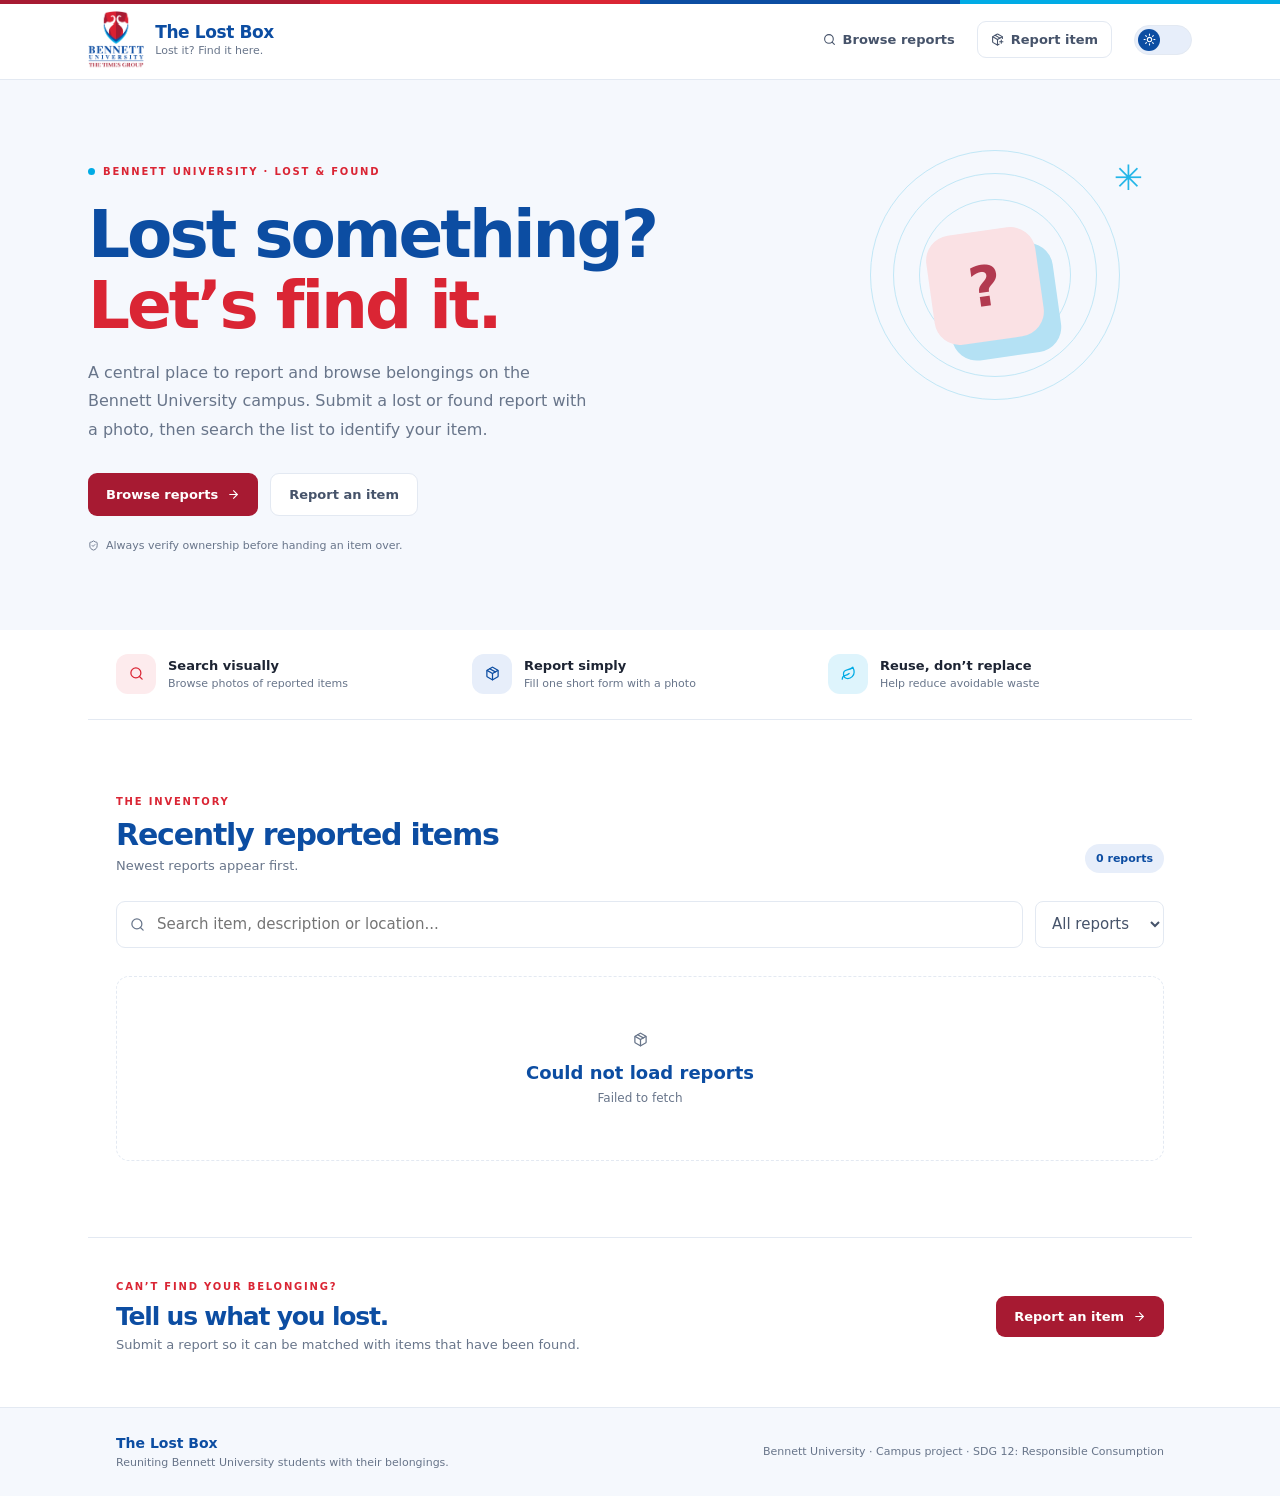
<file: index.html>
<!DOCTYPE html>
<html lang="en">
<head>
  <meta charset="utf-8">
  <meta name="viewport" content="width=device-width, initial-scale=1">
  <title>The Lost Box — Lost it? Find it here.</title>
  <meta name="description" content="A photo-based campus Lost &amp; Found for Bennett University.">
  <link rel="icon" href="assets/logo.png">
  <script>
    /* apply saved theme before the page paints (no flash) */
    (function(){var t;try{t=localStorage.getItem("lb-theme")}catch(e){}
      if(!t){t=window.matchMedia&&matchMedia("(prefers-color-scheme: dark)").matches?"dark":"light"}
      document.documentElement.setAttribute("data-theme",t)})();
  </script>
  <link rel="stylesheet" href="css/style.css">
</head>
<body>
<!-- Local icon set (no internet needed) -->
<svg width="0" height="0" style="position:absolute" aria-hidden="true">
  <symbol id="i-sun" viewBox="0 0 24 24"><circle cx="12" cy="12" r="4"/><path d="M12 2v2"/><path d="M12 20v2"/><path d="m4.93 4.93 1.41 1.41"/><path d="m17.66 17.66 1.41 1.41"/><path d="M2 12h2"/><path d="M20 12h2"/><path d="m6.34 17.66-1.41 1.41"/><path d="m19.07 4.93-1.41 1.41"/></symbol>
  <symbol id="i-moon" viewBox="0 0 24 24"><path d="M12 3a6 6 0 0 0 9 9 9 9 0 1 1-9-9Z"/></symbol>
  <symbol id="i-search" viewBox="0 0 24 24"><circle cx="11" cy="11" r="8"/><path d="m21 21-4.3-4.3"/></symbol>
  <symbol id="i-plus" viewBox="0 0 24 24"><path d="M16 16h6"/><path d="M19 13v6"/><path d="M21 10V8a2 2 0 0 0-1-1.73l-7-4a2 2 0 0 0-2 0l-7 4A2 2 0 0 0 3 8v8a2 2 0 0 0 1 1.73l7 4a2 2 0 0 0 2 0l2-1.14"/><path d="m7.5 4.27 9 5.15"/><polyline points="3.29 7 12 12 20.71 7"/><line x1="12" x2="12" y1="22" y2="12"/></symbol>
  <symbol id="i-shield" viewBox="0 0 24 24"><path d="M20 13c0 5-3.5 7.5-7.66 8.95a1 1 0 0 1-.67-.01C7.5 20.5 4 18 4 13V6a1 1 0 0 1 1-1c2 0 4.5-1.2 6.24-2.72a1.17 1.17 0 0 1 1.52 0C14.51 3.81 17 5 19 5a1 1 0 0 1 1 1z"/><path d="m9 12 2 2 4-4"/></symbol>
  <symbol id="i-arrow" viewBox="0 0 24 24"><path d="M5 12h14"/><path d="m12 5 7 7-7 7"/></symbol>
  <symbol id="i-box" viewBox="0 0 24 24"><path d="m7.5 4.27 9 5.15"/><path d="M21 8a2 2 0 0 0-1-1.73l-7-4a2 2 0 0 0-2 0l-7 4A2 2 0 0 0 3 8v8a2 2 0 0 0 1 1.73l7 4a2 2 0 0 0 2 0l7-4A2 2 0 0 0 21 16Z"/><path d="m3.3 7 8.7 5 8.7-5"/><path d="M12 22V12"/></symbol>
  <symbol id="i-leaf" viewBox="0 0 24 24"><path d="M11 20A7 7 0 0 1 9.8 6.1C15.5 5 17 4.48 19 2c1 2 2 4.18 2 8 0 5.5-4.78 10-10 10Z"/><path d="M2 21c0-3 1.85-5.36 5.08-6C9.5 14.52 12 13 13 12"/></symbol>
  <symbol id="i-pin" viewBox="0 0 24 24"><path d="M20 10c0 6-8 12-8 12s-8-6-8-12a8 8 0 0 1 16 0Z"/><circle cx="12" cy="10" r="3"/></symbol>
  <symbol id="i-cal" viewBox="0 0 24 24"><rect width="18" height="18" x="3" y="4" rx="2"/><path d="M16 2v4M8 2v4M3 10h18M8 14h.01M12 14h.01M16 14h.01M8 18h.01M12 18h.01M16 18h.01"/></symbol>
</svg>

<header class="site-header">
  <div class="nav-wrap">
    <a href="index.html" class="brand">
      <img class="brand-logo" src="assets/logo.png" alt="Bennett University logo">
      <span><strong>The Lost Box</strong><small>Lost it? Find it here.</small></span>
    </a>
    <nav>
      <a href="index.html#inventory"><svg class="ic" width="16" height="16"><use href="#i-search"/></svg> Browse reports</a>
      <a href="report.html" class="admin-link"><svg class="ic" width="16" height="16"><use href="#i-plus"/></svg> Report item</a>
      <button class="theme-toggle" id="theme-toggle" type="button" aria-label="Switch between light and dark mode" title="Switch between light and dark mode">
        <span class="tt-track"><span class="tt-knob"><svg class="ic tt-sun"><use href="#i-sun"/></svg><svg class="ic tt-moon"><use href="#i-moon"/></svg></span></span>
      </button>
    </nav>
  </div>
</header>

<div id="mode-banner" class="mode-banner" hidden></div>
<main>
  <section class="hero">
    <div class="hero-inner">
      <div class="eyebrow"><span class="eyebrow-dot"></span> BENNETT UNIVERSITY · LOST &amp; FOUND</div>
      <h1>Lost something?<br><em>Let’s find it.</em></h1>
      <p class="hero-copy">A central place to report and browse belongings on the Bennett University campus. Submit a lost or found report with a photo, then search the list to identify your item.</p>
      <div class="hero-actions">
        <a href="#inventory" class="button button-primary">Browse reports <svg class="ic" width="17" height="17"><use href="#i-arrow"/></svg></a>
        <a href="report.html" class="button button-light">Report an item</a>
      </div>
      <div class="hero-note"><svg class="ic" width="15" height="15"><use href="#i-shield"/></svg> Always verify ownership before handing an item over.</div>
      <div class="hero-decoration" aria-hidden="true"><div class="deco-circle"></div><div class="deco-box">?</div><div class="deco-spark">✳</div></div>
    </div>
  </section>

  <section class="value-strip">
    <div><span class="value-icon"><svg class="ic" width="19" height="19"><use href="#i-search"/></svg></span><span><strong>Search visually</strong><small>Browse photos of reported items</small></span></div>
    <div><span class="value-icon"><svg class="ic" width="19" height="19"><use href="#i-box"/></svg></span><span><strong>Report simply</strong><small>Fill one short form with a photo</small></span></div>
    <div><span class="value-icon"><svg class="ic" width="19" height="19"><use href="#i-leaf"/></svg></span><span><strong>Reuse, don’t replace</strong><small>Help reduce avoidable waste</small></span></div>
  </section>

  <section class="inventory-section" id="inventory">
    <div class="section-heading">
      <div>
        <div class="eyebrow">THE INVENTORY</div>
        <h2>Recently reported items</h2>
        <p>Newest reports appear first.</p>
      </div>
      <span class="count-pill" id="count">…</span>
    </div>
    <form class="filters" id="filters">
      <label class="search-box"><svg class="ic" width="18" height="18"><use href="#i-search"/></svg><input id="q" name="q" placeholder="Search item, description or location..." autocomplete="off"></label>
      <select id="type" aria-label="Filter by type">
        <option value="">All reports</option>
        <option value="Lost">Lost only</option>
        <option value="Found">Found only</option>
      </select>
    </form>
    <div id="reports"><div class="loading">Loading reports…</div></div>
  </section>

  <section class="bottom-cta">
    <div>
      <div class="eyebrow">CAN’T FIND YOUR BELONGING?</div>
      <h2>Tell us what you lost.</h2>
      <p>Submit a report so it can be matched with items that have been found.</p>
    </div>
    <a href="report.html" class="button button-primary">Report an item <svg class="ic" width="17" height="17"><use href="#i-arrow"/></svg></a>
  </section>

</main>

<footer class="site-footer">
  <div class="footer-inner">
    <div><strong>The Lost Box</strong><p>Reuniting Bennett University students with their belongings.</p></div>
    <span>Bennett University · Campus project · SDG 12: Responsible Consumption</span>
  </div>
</footer>

<script src="js/config.js"></script>
<script src="js/common.js"></script>
<script src="js/store.js"></script>
<script src="js/home.js"></script>
</body>
</html>
</file>
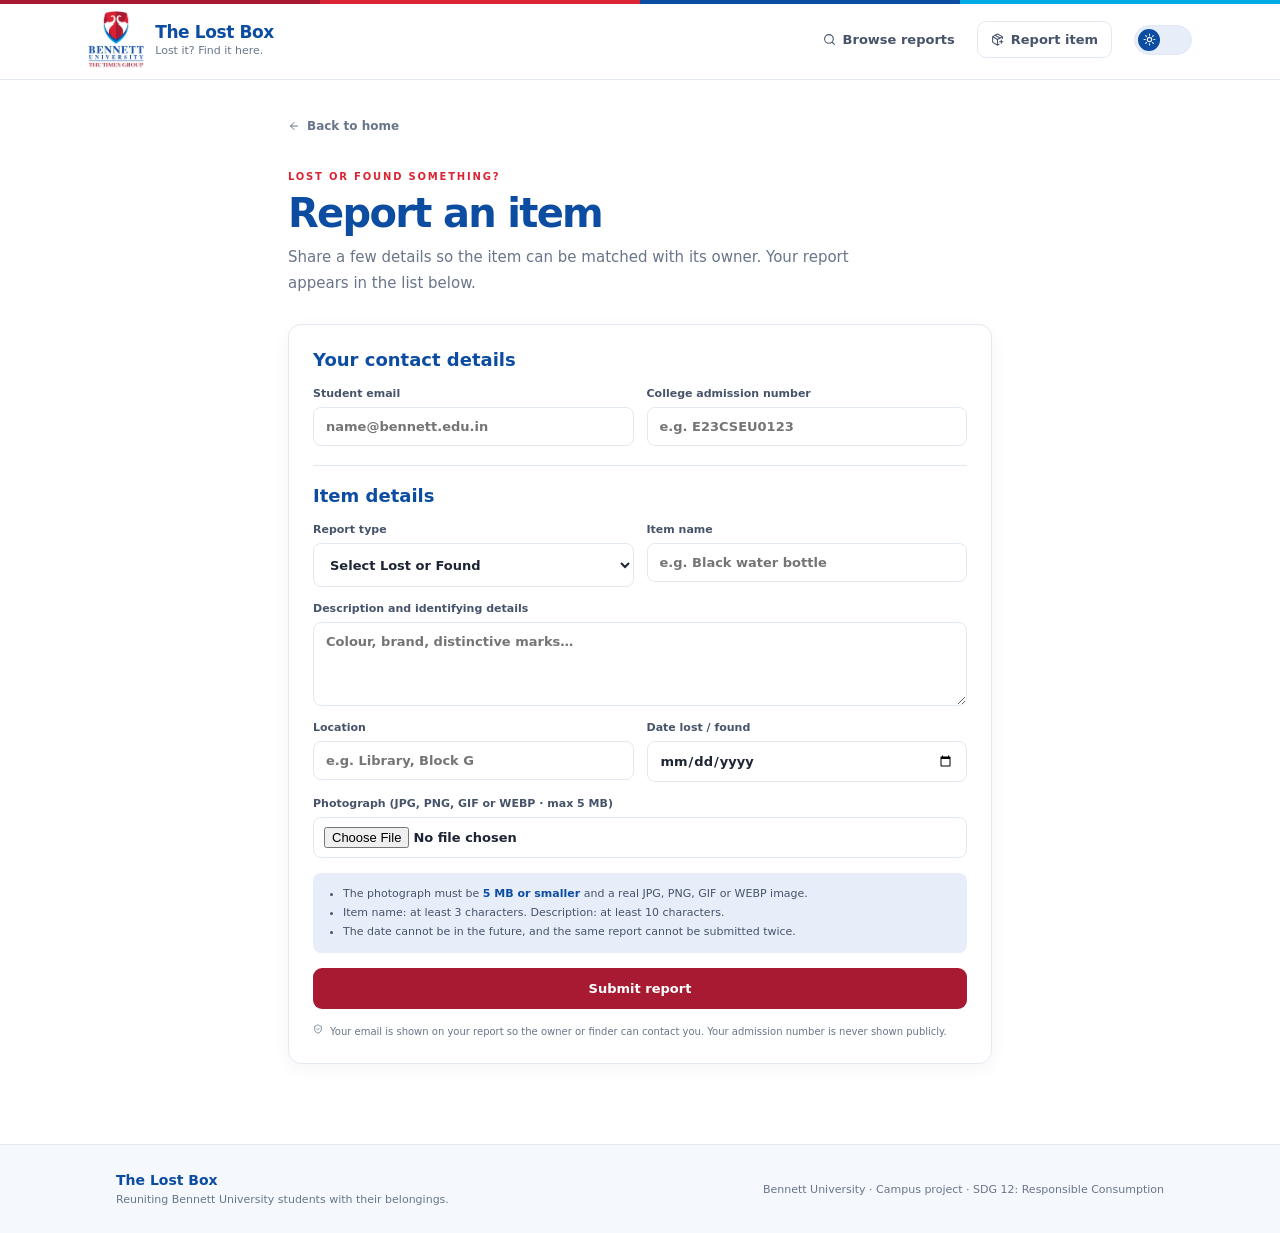
<file: report.html>
<!DOCTYPE html>
<html lang="en">
<head>
  <meta charset="utf-8">
  <meta name="viewport" content="width=device-width, initial-scale=1">
  <title>Report an item — The Lost Box</title>
  <meta name="description" content="A photo-based campus Lost &amp; Found for Bennett University.">
  <link rel="icon" href="assets/logo.png">
  <script>
    /* apply saved theme before the page paints (no flash) */
    (function(){var t;try{t=localStorage.getItem("lb-theme")}catch(e){}
      if(!t){t=window.matchMedia&&matchMedia("(prefers-color-scheme: dark)").matches?"dark":"light"}
      document.documentElement.setAttribute("data-theme",t)})();
  </script>
  <link rel="stylesheet" href="css/style.css">
</head>
<body>
<!-- Local icon set (no internet needed) -->
<svg width="0" height="0" style="position:absolute" aria-hidden="true">
  <symbol id="i-sun" viewBox="0 0 24 24"><circle cx="12" cy="12" r="4"/><path d="M12 2v2"/><path d="M12 20v2"/><path d="m4.93 4.93 1.41 1.41"/><path d="m17.66 17.66 1.41 1.41"/><path d="M2 12h2"/><path d="M20 12h2"/><path d="m6.34 17.66-1.41 1.41"/><path d="m19.07 4.93-1.41 1.41"/></symbol>
  <symbol id="i-moon" viewBox="0 0 24 24"><path d="M12 3a6 6 0 0 0 9 9 9 9 0 1 1-9-9Z"/></symbol>
  <symbol id="i-search" viewBox="0 0 24 24"><circle cx="11" cy="11" r="8"/><path d="m21 21-4.3-4.3"/></symbol>
  <symbol id="i-plus" viewBox="0 0 24 24"><path d="M16 16h6"/><path d="M19 13v6"/><path d="M21 10V8a2 2 0 0 0-1-1.73l-7-4a2 2 0 0 0-2 0l-7 4A2 2 0 0 0 3 8v8a2 2 0 0 0 1 1.73l7 4a2 2 0 0 0 2 0l2-1.14"/><path d="m7.5 4.27 9 5.15"/><polyline points="3.29 7 12 12 20.71 7"/><line x1="12" x2="12" y1="22" y2="12"/></symbol>
  <symbol id="i-shield" viewBox="0 0 24 24"><path d="M20 13c0 5-3.5 7.5-7.66 8.95a1 1 0 0 1-.67-.01C7.5 20.5 4 18 4 13V6a1 1 0 0 1 1-1c2 0 4.5-1.2 6.24-2.72a1.17 1.17 0 0 1 1.52 0C14.51 3.81 17 5 19 5a1 1 0 0 1 1 1z"/><path d="m9 12 2 2 4-4"/></symbol>
  <symbol id="i-arrow" viewBox="0 0 24 24"><path d="M5 12h14"/><path d="m12 5 7 7-7 7"/></symbol>
  <symbol id="i-box" viewBox="0 0 24 24"><path d="m7.5 4.27 9 5.15"/><path d="M21 8a2 2 0 0 0-1-1.73l-7-4a2 2 0 0 0-2 0l-7 4A2 2 0 0 0 3 8v8a2 2 0 0 0 1 1.73l7 4a2 2 0 0 0 2 0l7-4A2 2 0 0 0 21 16Z"/><path d="m3.3 7 8.7 5 8.7-5"/><path d="M12 22V12"/></symbol>
  <symbol id="i-leaf" viewBox="0 0 24 24"><path d="M11 20A7 7 0 0 1 9.8 6.1C15.5 5 17 4.48 19 2c1 2 2 4.18 2 8 0 5.5-4.78 10-10 10Z"/><path d="M2 21c0-3 1.85-5.36 5.08-6C9.5 14.52 12 13 13 12"/></symbol>
  <symbol id="i-pin" viewBox="0 0 24 24"><path d="M20 10c0 6-8 12-8 12s-8-6-8-12a8 8 0 0 1 16 0Z"/><circle cx="12" cy="10" r="3"/></symbol>
  <symbol id="i-cal" viewBox="0 0 24 24"><rect width="18" height="18" x="3" y="4" rx="2"/><path d="M16 2v4M8 2v4M3 10h18M8 14h.01M12 14h.01M16 14h.01M8 18h.01M12 18h.01M16 18h.01"/></symbol>
</svg>

<header class="site-header">
  <div class="nav-wrap">
    <a href="index.html" class="brand">
      <img class="brand-logo" src="assets/logo.png" alt="Bennett University logo">
      <span><strong>The Lost Box</strong><small>Lost it? Find it here.</small></span>
    </a>
    <nav>
      <a href="index.html#inventory"><svg class="ic" width="16" height="16"><use href="#i-search"/></svg> Browse reports</a>
      <a href="report.html" class="admin-link"><svg class="ic" width="16" height="16"><use href="#i-plus"/></svg> Report item</a>
      <button class="theme-toggle" id="theme-toggle" type="button" aria-label="Switch between light and dark mode" title="Switch between light and dark mode">
        <span class="tt-track"><span class="tt-knob"><svg class="ic tt-sun"><use href="#i-sun"/></svg><svg class="ic tt-moon"><use href="#i-moon"/></svg></span></span>
      </button>
    </nav>
  </div>
</header>

<div id="mode-banner" class="mode-banner" hidden></div>
<main>
<div class="page-shell narrow-shell">
  <a href="index.html" class="back-link"><svg class="ic" width="16" height="16" style="transform:rotate(180deg)"><use href="#i-arrow"/></svg> Back to home</a>
      <div class="page-title">
        <div class="eyebrow">LOST OR FOUND SOMETHING?</div>
        <h1>Report an item</h1>
        <p>Share a few details so the item can be matched with its owner. Your report appears in the list below.</p>
      </div>
      <form class="form-card large-form" id="report-form" novalidate>
        <div id="form-message" class="form-message" role="status" hidden></div>
        <h2>Your contact details</h2>
        <div class="form-row">
          <label>Student email
            <input type="email" name="email" value="" maxlength="150" placeholder="name@bennett.edu.in" required>
          </label>
          <label>College admission number
            <input type="text" name="admission_no" value="" maxlength="30" placeholder="e.g. E23CSEU0123" required>
          </label>
        </div>
        <div class="form-divider"></div>
        <h2>Item details</h2>
        <div class="form-row">
          <label>Report type
            <select name="type" required>
              <option value="">Select Lost or Found</option>
              <option value="Lost" >Lost</option>
              <option value="Found" >Found</option>
            </select>
          </label>
          <label>Item name
            <input type="text" name="item_name" value="" maxlength="100" placeholder="e.g. Black water bottle" required>
          </label>
        </div>
        <label>Description and identifying details
          <textarea name="description" rows="4" maxlength="1000" placeholder="Colour, brand, distinctive marks…" required></textarea>
        </label>
        <div class="form-row">
          <label>Location
            <input type="text" name="location" value="" maxlength="150" placeholder="e.g. Library, Block G" required>
          </label>
          <label>Date lost / found
            <input type="date" name="item_date" id="date" required>
          </label>
        </div>
        <label>Photograph (JPG, PNG, GIF or WEBP · max 5 MB)
          <input type="file" name="photo" id="photo" accept=".jpg,.jpeg,.png,.gif,.webp,image/*" required>
          <span id="photo-error" class="field-error" role="alert" hidden></span>
          <img id="preview" class="file-preview" alt="Photo preview" hidden>
        </label>
        <ul class="rules-note">
          <li>The photograph must be <strong>5 MB or smaller</strong> and a real JPG, PNG, GIF or WEBP image.</li>
          <li>Item name: at least 3 characters. Description: at least 10 characters.</li>
          <li>The date cannot be in the future, and the same report cannot be submitted twice.</li>
        </ul>
        <button class="button button-primary button-full" id="submit-btn" type="submit">Submit report</button>
        <div class="privacy-note"><svg class="ic" width="15" height="15"><use href="#i-shield"/></svg> Your email is shown on your report so the owner or finder can contact you. Your admission number is never shown publicly.</div>
      </form>
</div>

</main>

<footer class="site-footer">
  <div class="footer-inner">
    <div><strong>The Lost Box</strong><p>Reuniting Bennett University students with their belongings.</p></div>
    <span>Bennett University · Campus project · SDG 12: Responsible Consumption</span>
  </div>
</footer>

<script src="js/config.js"></script>
<script src="js/common.js"></script>
<script src="js/store.js"></script>
<script src="js/report.js"></script>
</body>
</html>
</file>
<file: css/style.css>
/* The Lost Box - Bennett University theme (red) with light & dark modes. Fully offline: no external fonts or files. */
:root{
  --font:'DM Sans','Segoe UI',system-ui,-apple-system,Arial,sans-serif;
  --font-head:Manrope,'Segoe UI',system-ui,-apple-system,Arial,sans-serif;
  /* Logo colours */
  --crimson:#a71a32; --red:#da2534; --blue:#0c4da2; --cyan:#00abe5;
  /* surfaces & text */
  --bg:#fff; --card:#fff; --pale:#f5f8fd; --ink:#1d2433; --muted:#68758a; --soft:#46536a;
  --line:#e3e9f2; --input-bg:#fff; --image-bg:#eef3fa; --shadow:0 12px 34px rgba(12,77,162,.12);
  /* roles */
  --accent:var(--red); --accent-dark:var(--crimson); --accent-hover:#861328;
  --heading:var(--blue); --link-hover:var(--red);
  --tint:#fdebed; --blue-tint:#e7eefa; --cyan-tint:#def4fc; --focus-ring:#cdeefa;
  --found-bg:#e7eefa; --found-fg:#0c4da2; --lost-bg:#fdebed; --lost-fg:#a71a32;
  --err-bg:#fdebed; --err-fg:#a71a32; --ok-bg:#e7eefa; --ok-fg:#0c4da2;
  --deco-line:#b9e5f6; --deco-box:#fbdde0; --deco-shadow:#a9def3; --deco-spark:#00abe5;
  --toggle-knob:var(--blue);
  color-scheme:light;
}
html[data-theme="dark"]{
  --bg:#0d121b; --card:#141b27; --pale:#111723; --ink:#eaf0f9; --muted:#9db0c8; --soft:#c2cfe0;
  --line:#25324a; --input-bg:#1a2332; --image-bg:#1a2332; --shadow:0 12px 34px rgba(0,0,0,.5);
  --accent:#f0515f; --accent-dark:#c8223c; --accent-hover:#da2d48;
  --heading:#6aa6f5; --link-hover:#ff7a86;
  --tint:#3a1a26; --blue-tint:#15294a; --cyan-tint:#0e2f40; --focus-ring:rgba(0,171,229,.28);
  --found-bg:#15294a; --found-fg:#7db4ff; --lost-bg:#3d1b26; --lost-fg:#ff8d99;
  --err-bg:#3d1b26; --err-fg:#ff9aa5; --ok-bg:#15294a; --ok-fg:#8cbcff;
  --deco-line:#1f4a5e; --deco-box:#3a1a26; --deco-shadow:#12394d; --deco-spark:#00abe5;
  --toggle-knob:var(--cyan);
  color-scheme:dark;
}
*{box-sizing:border-box}
html{scroll-behavior:smooth;scroll-padding-top:90px}
body{margin:0;background:var(--bg);color:var(--ink);font-family:var(--font);font-size:15px;transition:background .2s,color .2s}
a{color:inherit;text-decoration:none}
button,input,select,textarea{font:inherit}
button{cursor:pointer}
.ic{width:1em;height:1em;fill:none;stroke:currentColor;stroke-width:2;stroke-linecap:round;stroke-linejoin:round;flex:none}

/* ---------- header ---------- */
.site-header{height:80px;border-bottom:1px solid var(--line);background:var(--bg);position:sticky;top:0;z-index:20}
.site-header::before{content:"";position:absolute;top:0;left:0;right:0;height:4px;background:linear-gradient(90deg,var(--crimson) 0 25%,var(--red) 25% 50%,var(--blue) 50% 75%,var(--cyan) 75% 100%)}
.nav-wrap{max-width:1160px;height:100%;padding:0 28px;margin:auto;display:flex;align-items:center;justify-content:space-between}
.brand{display:flex;align-items:center;gap:11px}
.brand-mark{height:39px;width:39px;border-radius:13px;background:var(--accent);color:#fff;display:grid;place-items:center;font:800 13px var(--font-head)}
.brand strong{font:800 17px var(--font-head);display:block;letter-spacing:-.4px;color:var(--heading)}
.brand small{display:block;color:var(--muted);font-size:11px;margin-top:2px}
.brand-logo{height:58px;width:auto;display:block}
html[data-theme="dark"] .brand-logo{background:#fff;padding:3px 8px;border-radius:9px;height:56px}
.nav-wrap nav{display:flex;align-items:center;gap:22px}
.nav-wrap nav a{font-size:13px;font-weight:600;color:var(--soft);display:flex;align-items:center;gap:7px}
.nav-wrap nav a:hover{color:var(--link-hover)}
.nav-wrap nav .admin-link{border:1px solid var(--line);padding:10px 13px;border-radius:9px}
.nav-wrap nav .admin-link:hover{border-color:var(--cyan);color:var(--blue)}

/* dark / light toggle */
.theme-toggle{border:0;background:none;padding:0;display:flex;align-items:center}
.tt-track{width:58px;height:30px;border-radius:30px;background:var(--blue-tint);border:1px solid var(--line);position:relative;display:block;transition:background .2s}
.tt-knob{position:absolute;top:3px;left:3px;width:22px;height:22px;border-radius:50%;background:var(--toggle-knob);color:#fff;display:grid;place-items:center;transition:transform .2s}
.tt-knob .ic{width:13px;height:13px}
.tt-moon{display:none}
html[data-theme="dark"] .tt-knob{transform:translateX(28px)}
html[data-theme="dark"] .tt-sun{display:none}
html[data-theme="dark"] .tt-moon{display:block}
.theme-toggle:focus-visible{outline:2px solid var(--cyan);outline-offset:3px;border-radius:30px}

/* ---------- hero ---------- */
.hero{background:var(--pale);overflow:hidden;position:relative}
.hero-inner{max-width:1160px;margin:auto;padding:86px 28px 78px;position:relative;min-height:450px}
.eyebrow{font-size:10px;letter-spacing:1.8px;font-weight:700;color:var(--accent);display:flex;align-items:center;gap:8px}
.eyebrow-dot{width:7px;height:7px;border-radius:50%;background:var(--cyan)}
.hero h1,.page-title h1{color:var(--heading);font:800 clamp(42px,6vw,66px)/1.08 var(--font-head);letter-spacing:-3px;margin:22px 0 17px;max-width:620px}
.hero h1 em{font-style:normal;color:var(--accent)}
.hero-copy{max-width:510px;color:var(--muted);font-size:16px;line-height:1.8;margin:0}
.hero-actions{display:flex;gap:12px;margin-top:28px;flex-wrap:wrap}
.hero-note{display:flex;align-items:center;gap:7px;color:var(--muted);font-size:11px;margin-top:23px}
.hero-decoration{position:absolute;right:75px;top:60px;width:340px;height:300px;opacity:.85}
.deco-circle{position:absolute;width:250px;height:250px;border:1.5px solid var(--deco-line);border-radius:50%;right:25px;top:10px}
.deco-circle:before,.deco-circle:after{content:"";position:absolute;border:1px solid var(--deco-line);border-radius:50%;inset:22px}
.deco-circle:after{inset:48px}
.deco-box{position:absolute;right:105px;top:91px;width:110px;height:110px;border-radius:25px;background:var(--deco-box);color:var(--crimson);font:800 56px var(--font-head);display:grid;place-items:center;transform:rotate(-8deg);box-shadow:15px 18px 0 var(--deco-shadow)}
.deco-spark{position:absolute;right:2px;top:18px;font-size:35px;color:var(--deco-spark)}

/* ---------- buttons ---------- */
.button{border:0;border-radius:9px;padding:13px 18px;display:inline-flex;align-items:center;justify-content:center;gap:9px;font-weight:700;font-size:13px;transition:.18s}
.button-primary{background:var(--accent-dark);color:#fff}
.button-primary:hover{background:var(--accent-hover);transform:translateY(-1px)}
.button-light{background:var(--card);border:1px solid var(--line);color:var(--soft)}
.button-light:hover{border-color:var(--cyan);color:var(--blue)}
.button-full{width:100%}

/* ---------- value strip ---------- */
.value-strip{max-width:1104px;margin:-1px auto 0;padding:25px 28px;display:grid;grid-template-columns:repeat(3,1fr);border-bottom:1px solid var(--line);gap:20px}
.value-strip>div{display:flex;align-items:center;gap:12px}
.value-icon{width:40px;height:40px;border-radius:12px;background:var(--tint);display:grid;place-items:center;color:var(--accent)}
.value-strip>div:nth-child(2) .value-icon{background:var(--blue-tint);color:var(--heading)}
.value-strip>div:nth-child(3) .value-icon{background:var(--cyan-tint);color:var(--cyan)}
.value-strip strong,.value-strip small{display:block}
.value-strip strong{font-size:13px}
.value-strip small{font-size:11px;color:var(--muted);margin-top:4px}

/* ---------- inventory ---------- */
.inventory-section,.bottom-cta{max-width:1104px;margin:auto;padding:76px 28px}
.section-heading{display:flex;justify-content:space-between;align-items:end}
.section-heading h2,.bottom-cta h2{color:var(--heading);font:800 30px var(--font-head);letter-spacing:-1.2px;margin:10px 0 6px}
.section-heading p,.bottom-cta p{color:var(--muted);margin:0;font-size:13px}
.count-pill{font-size:11px;color:var(--heading);background:var(--blue-tint);padding:8px 11px;border-radius:30px;font-weight:700}
.filters{display:flex;gap:12px;margin:28px 0}
.search-box:focus-within{border-color:var(--cyan);box-shadow:0 0 0 3px var(--focus-ring)}
.search-box{display:flex;align-items:center;gap:10px;border:1px solid var(--line);border-radius:9px;padding:0 13px;flex:1;color:var(--muted);background:var(--input-bg)}
.search-box input{border:0;outline:0;width:100%;height:45px;color:var(--ink);background:transparent}
.filters select,.form-card select{border:1px solid var(--line);border-radius:8px;padding:0 12px;background:var(--input-bg);color:var(--soft);min-height:44px}
.filters .button{min-height:44px}
.item-grid{display:grid;grid-template-columns:repeat(3,1fr);gap:20px}
.item-card{display:block;border:1px solid var(--line);border-radius:13px;overflow:hidden;background:var(--card);transition:.2s}
.item-card:hover{transform:translateY(-3px);box-shadow:var(--shadow);border-color:var(--cyan)}
.item-image{height:190px;background:var(--image-bg);position:relative;overflow:hidden}
.item-image img{width:100%;height:100%;object-fit:cover}
.status-tag{position:absolute;top:12px;left:12px;font-size:10px;font-weight:700;padding:6px 9px;border-radius:30px;text-transform:capitalize}
.status-lost{background:var(--lost-bg);color:var(--lost-fg)}
.status-found{background:var(--found-bg);color:var(--found-fg)}
.image-placeholder{height:100%;display:flex;flex-direction:column;align-items:center;justify-content:center;gap:9px;color:var(--muted);font-size:11px}
.item-card-body{padding:17px}
.item-meta{display:flex;justify-content:space-between;font-size:10px;font-weight:700}
.item-meta span:last-child{color:var(--muted)}
.item-meta .m-lost{color:var(--lost-fg)}
.item-meta .m-found{color:var(--found-fg)}
.item-card h3{color:var(--heading);font:700 17px var(--font-head);margin:10px 0 6px}
.item-card-body>p{font-size:12px;color:var(--muted);line-height:1.55;margin:0;min-height:38px;overflow-wrap:anywhere}
.item-contact{font-size:11px;color:var(--muted);line-height:1.6;margin-top:12px;overflow-wrap:anywhere}
.item-contact b{color:var(--soft)}
.item-foot{display:flex;justify-content:space-between;gap:8px;border-top:1px solid var(--line);padding-top:13px;margin-top:14px;color:var(--muted);font-size:10px}
.item-foot span{display:flex;align-items:center;gap:5px}
.empty-state{border:1px dashed var(--line);border-radius:13px;padding:55px 20px;text-align:center;color:var(--muted);display:flex;align-items:center;flex-direction:column;gap:8px}
.empty-state h3{font:700 18px var(--font-head);color:var(--heading);margin:7px 0 0}
.empty-state p{font-size:12px;margin:0}
.bottom-cta{border-top:1px solid var(--line);display:flex;align-items:center;justify-content:space-between;gap:20px;padding-top:43px;padding-bottom:55px}
.bottom-cta h2{font-size:25px}

/* ---------- footer ---------- */
.site-footer{background:var(--pale);border-top:1px solid var(--line)}
.footer-inner{max-width:1104px;margin:auto;padding:27px 28px;display:flex;justify-content:space-between;align-items:center;gap:15px;color:var(--muted);font-size:11px}
.footer-inner strong{font:700 14px var(--font-head);color:var(--heading)}
.footer-inner p{margin:5px 0 0}

/* ---------- report page ---------- */
.page-shell{max-width:1104px;margin:auto;padding:38px 28px 80px;min-height:70vh}
.narrow-shell{max-width:760px}
.back-link{display:inline-flex;align-items:center;gap:7px;color:var(--muted);font-size:12px;font-weight:600;margin-bottom:28px}
.back-link:hover{color:var(--link-hover)}
.page-title{margin:10px 0 28px}
.page-title h1{font-size:40px;letter-spacing:-1.7px;margin:10px 0}
.page-title p{color:var(--muted);line-height:1.7;margin:0;max-width:570px}
.form-card{background:var(--card);border:1px solid var(--line);border-radius:13px;padding:24px;box-shadow:0 5px 20px rgba(80,25,25,.04);display:flex;flex-direction:column;gap:15px}
.form-card h2{color:var(--heading);font:700 18px var(--font-head);margin:0 0 2px}
.form-card label{display:flex;flex-direction:column;gap:7px;font-size:11px;font-weight:700;color:var(--soft)}
.form-card input,.form-card textarea,.form-card select{width:100%;border:1px solid var(--line);border-radius:8px;padding:11px 12px;outline:none;background:var(--input-bg);color:var(--ink);font-size:13px}
.form-card input:focus,.form-card textarea:focus,.form-card select:focus{border-color:var(--cyan);box-shadow:0 0 0 3px var(--focus-ring)}
.form-card input[type=file]{padding:9px 10px}
.form-card textarea{resize:vertical}
.form-row{display:grid;grid-template-columns:1fr 1fr;gap:13px}
.form-divider{height:1px;background:var(--line);margin:4px 0}
.privacy-note{display:flex;align-items:flex-start;gap:7px;color:var(--muted);font-size:10px;line-height:1.5}
.privacy-note svg{flex:none}
.form-message{background:var(--ok-bg);border-radius:8px;padding:11px 13px;color:var(--ok-fg);font-size:12px;line-height:1.5;margin:0}
.form-message a{text-decoration:underline}
.form-message.error{background:var(--err-bg);color:var(--err-fg)}
.form-message strong{display:block;margin-bottom:4px}
.form-message ul{margin:4px 0 0;padding-left:18px}

.field-error{color:var(--err-fg);background:var(--err-bg);border-radius:6px;padding:7px 10px;font-size:11px;font-weight:600}
.field-error[hidden]{display:none}
.rules-note{margin:0;padding:12px 14px 12px 30px;background:var(--blue-tint);border-radius:8px;color:var(--soft);font-size:11px;line-height:1.7}
.rules-note strong{color:var(--heading)}


/* ---------- responsive ---------- */
@media(max-width:800px){
  .hero-decoration{right:-100px;opacity:.3}
  .item-grid{grid-template-columns:repeat(2,1fr)}
  .nav-wrap nav{gap:12px}
  .nav-wrap nav a{font-size:11px}
  .value-strip{gap:10px}
  .value-strip>div{gap:7px}
  .value-strip small{font-size:10px}
}
@media(max-width:560px){
  .site-header{height:auto;min-height:72px}
  .brand-logo{height:46px}
  .nav-wrap{padding:12px 17px;align-items:flex-start;gap:10px;flex-direction:column}
  .nav-wrap nav{width:100%;justify-content:space-between}
  .nav-wrap nav .admin-link{padding:7px}
  .hero-inner{padding:62px 20px 55px;min-height:410px}
  .hero h1{font-size:48px}
  .hero-copy{font-size:14px}
  .value-strip{padding:18px 20px;grid-template-columns:1fr;gap:15px}
  .inventory-section,.bottom-cta{padding:52px 20px}
  .section-heading{align-items:flex-start;gap:12px;flex-direction:column}
  .section-heading h2{font-size:26px}
  .filters{flex-direction:column}
  .filters select{height:44px}
  .item-grid{grid-template-columns:1fr}
  .item-image{height:210px}
  .bottom-cta{align-items:flex-start;flex-direction:column}
  .footer-inner{padding:24px 20px;flex-direction:column;align-items:flex-start}
  .page-shell{padding:27px 18px 60px}
  .form-row{grid-template-columns:1fr}
  .form-card{padding:18px}
  .hero-decoration{display:none}
}

/* ---------- static-site additions ---------- */
[hidden]{display:none!important}
.mode-banner{background:var(--cyan-tint);color:var(--heading);text-align:center;font-size:12px;font-weight:600;padding:9px 16px;border-bottom:1px solid var(--line)}
.file-preview{max-height:150px;max-width:100%;border-radius:8px;border:1px solid var(--line);object-fit:contain;align-self:flex-start}
.form-message a{font-weight:700}
.loading{text-align:center;color:var(--muted);padding:50px 0;font-size:13px}
.form-card button:disabled{opacity:.6;cursor:not-allowed;transform:none}
</file>
